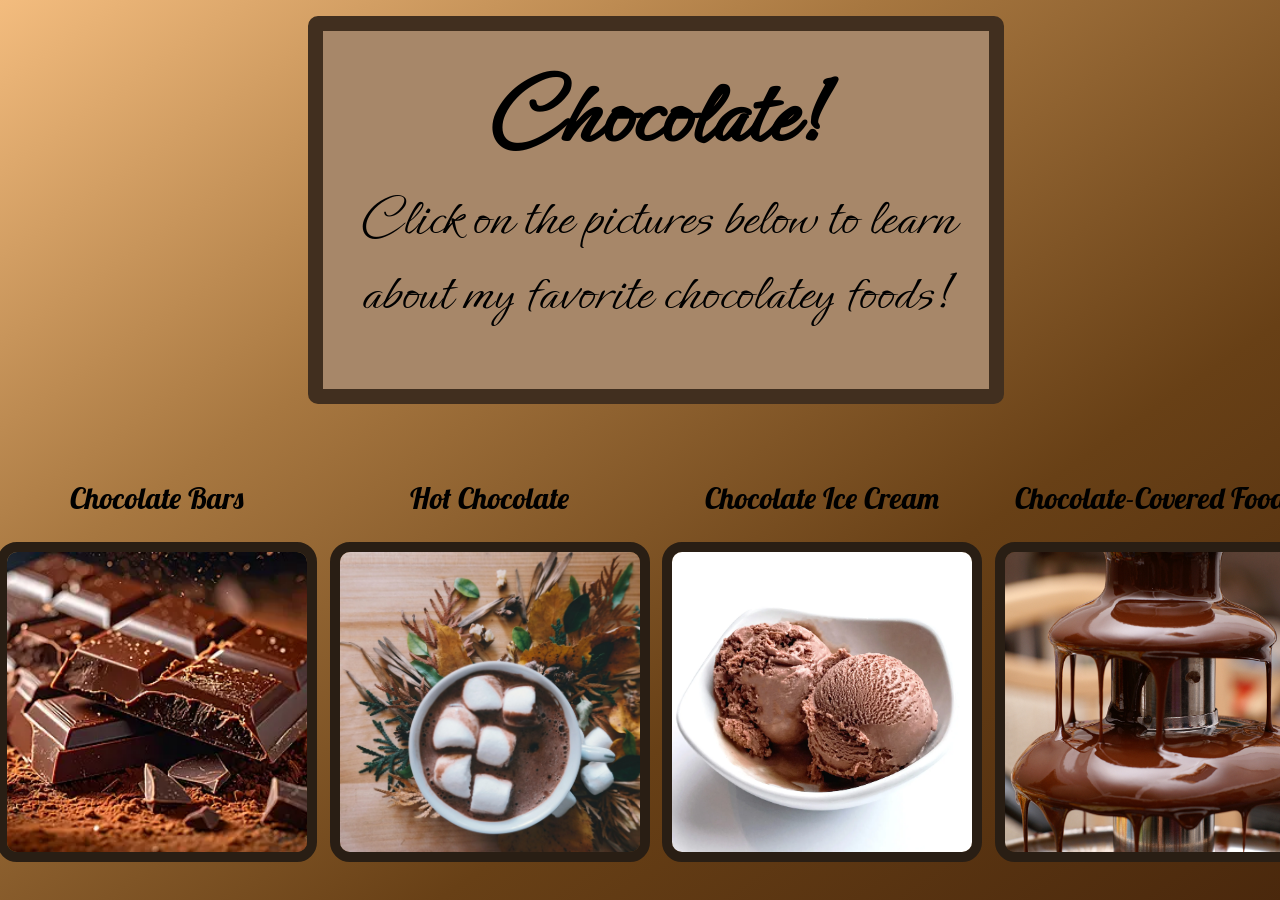
<file: index.html>
<!DOCTYPE html>
<html lang="en" dir="ltr">
  <head>
    <meta charset="utf-8">
    <title>Home Page</title> <!-- Website title (in browser tab)-->
    <link rel="stylesheet" href="master.css"> <!-- The link of the website-->
  </head>
  <body>
    <div class="container"> <!--Area of all viewable content on page-->
      <div class="main-title"> <!--Main title/subcaption text area-->
        <h1>Chocolate!</h1>
        <h3>Click on the pictures below to learn about my favorite chocolatey foods! </h3>
      </div>
      <div class="row"> <!--Row of 4 link-pictures, or the 4 main categories on the main page.-->
        <div class="column"> <!-- Column 1: Chocolate Bars link-picture-->
          <h2 class="menu-title">Chocolate Bars</h2>
          <a href="chocolatebars.html">
            <img class="square-image" src="chocolate bar.webp" alt="chocolate bar">
          </a>
        </div>
        <div class="column"> <!-- Column 2: Hot Chocolate link-picture-->
          <h2 class="menu-title">Hot Chocolate</h2>
          <a href="hotchocolate.html">
            <img class="square-image" src="hot chocolate.jpg" alt="hot chocolate">
          </a>
        </div>
        <div class="column"> <!-- Column 3: Chocolate Ice Cream link-picture-->
          <h2 class="menu-title">Chocolate Ice Cream</h2>
          <a href="chocolateicecream.html">
            <img class="square-image" src="chocolate ice cream.webp" alt="chocolate ice cream">
          </a>
        </div>
        <div class="column"> <!-- Column 4: Pic of Chocolate-Covered Foods link-picture-->
          <h2 class="menu-title">Chocolate-Covered Foods</h2>
          <a href="chocolatecoveredfoods.html">
            <img class="square-image" src="chocolate fountain.jpg" alt="chocolate fountain">
          </a>
        </div>
      </div>
    </div>
  </body>
</html>
</file>
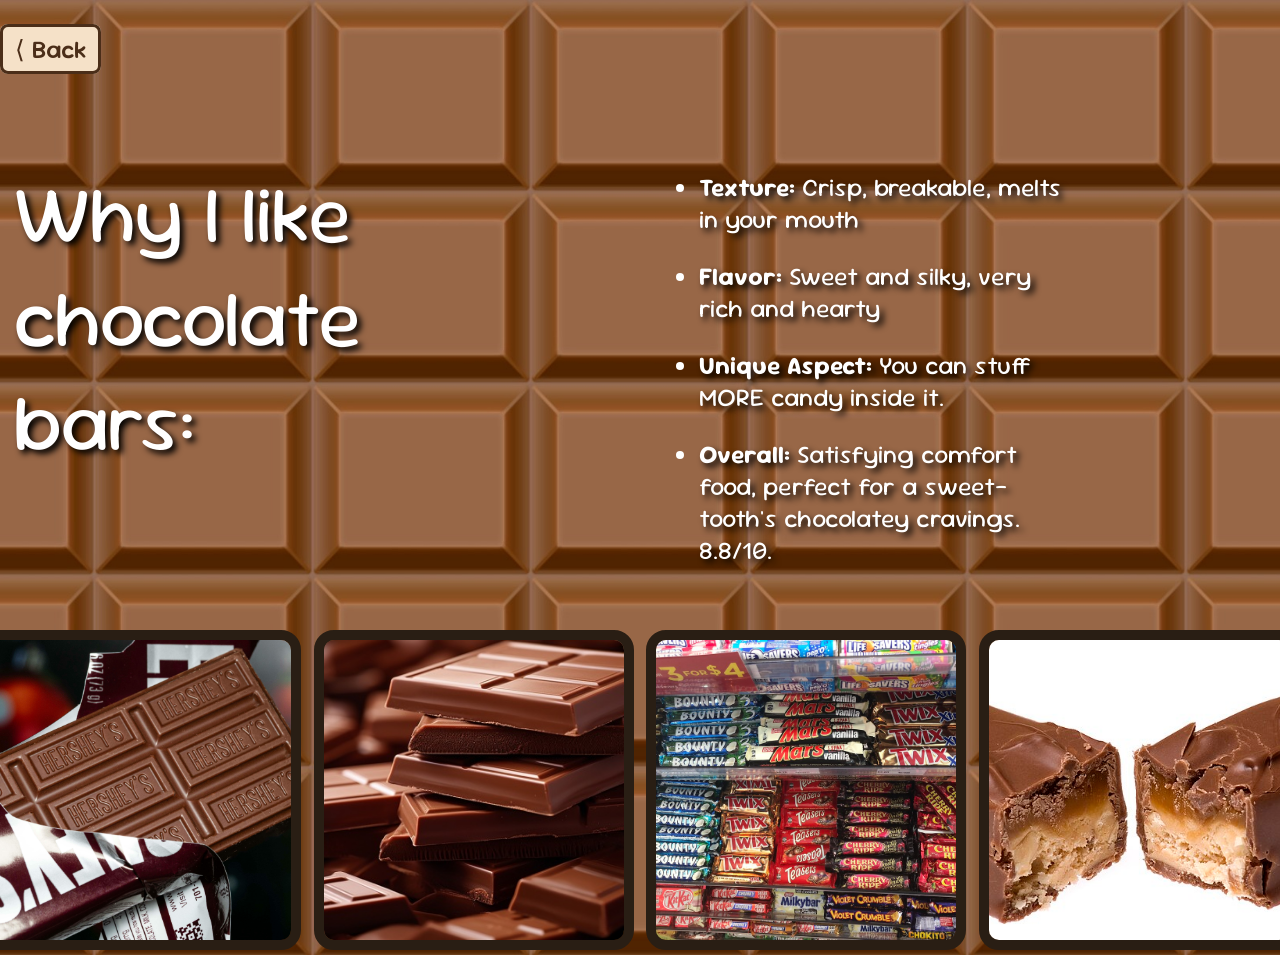
<file: chocolatebars.html>
<!DOCTYPE html>
<html lang="en" dir="ltr">
  <head>
    <meta charset="utf-8">
    <title>Chocolate Bars: What's Good?</title>
    <link rel="stylesheet" href="master.css">
  </head>
  <body class="webpage" id="chocbarpage">
    <h3><a href="index.html">⟨ Back</a></h3>
    <div class="row">
      <div class="big-col">
        <h1 class="page-titles">Why I like chocolate bars:</h1>
      </div>
      <div class="big-col">
        <ul>
          <li><span class="bold-word">Texture:</span> Crisp, breakable, melts in your mouth</li>
          <li><span class="bold-word">Flavor:</span> Sweet and silky, very rich and hearty</li>
          <li><span class="bold-word">Unique Aspect:</span> You can stuff MORE candy inside it.</li>
          <li><span class="bold-word">Overall:</span> Satisfying comfort food, perfect for a sweet-tooth's chocolatey cravings. 8.8/10. </li>
        </ul>
      </div>
    </div>
    <hr id="hr-1">
    <div class="row">
      <div class="column">
        <img class="square-image" src="hersheys.jpeg" alt="hersheys bar">
      </div>
      <div class="column">
        <img class="square-image" src="chocolate stacked.jpg" alt="stacked chocolate bars">
      </div>
      <div class="column">
        <img class="square-image" src="chocolate bars wrapped.jpg" alt="candy bars on shelf">
      </div>
      <div class="column">
        <img class="square-image" src="split choc bar.jpg" alt="chocolate bar halves">
      </div>
    </div>
  </body>
</html>
</file>
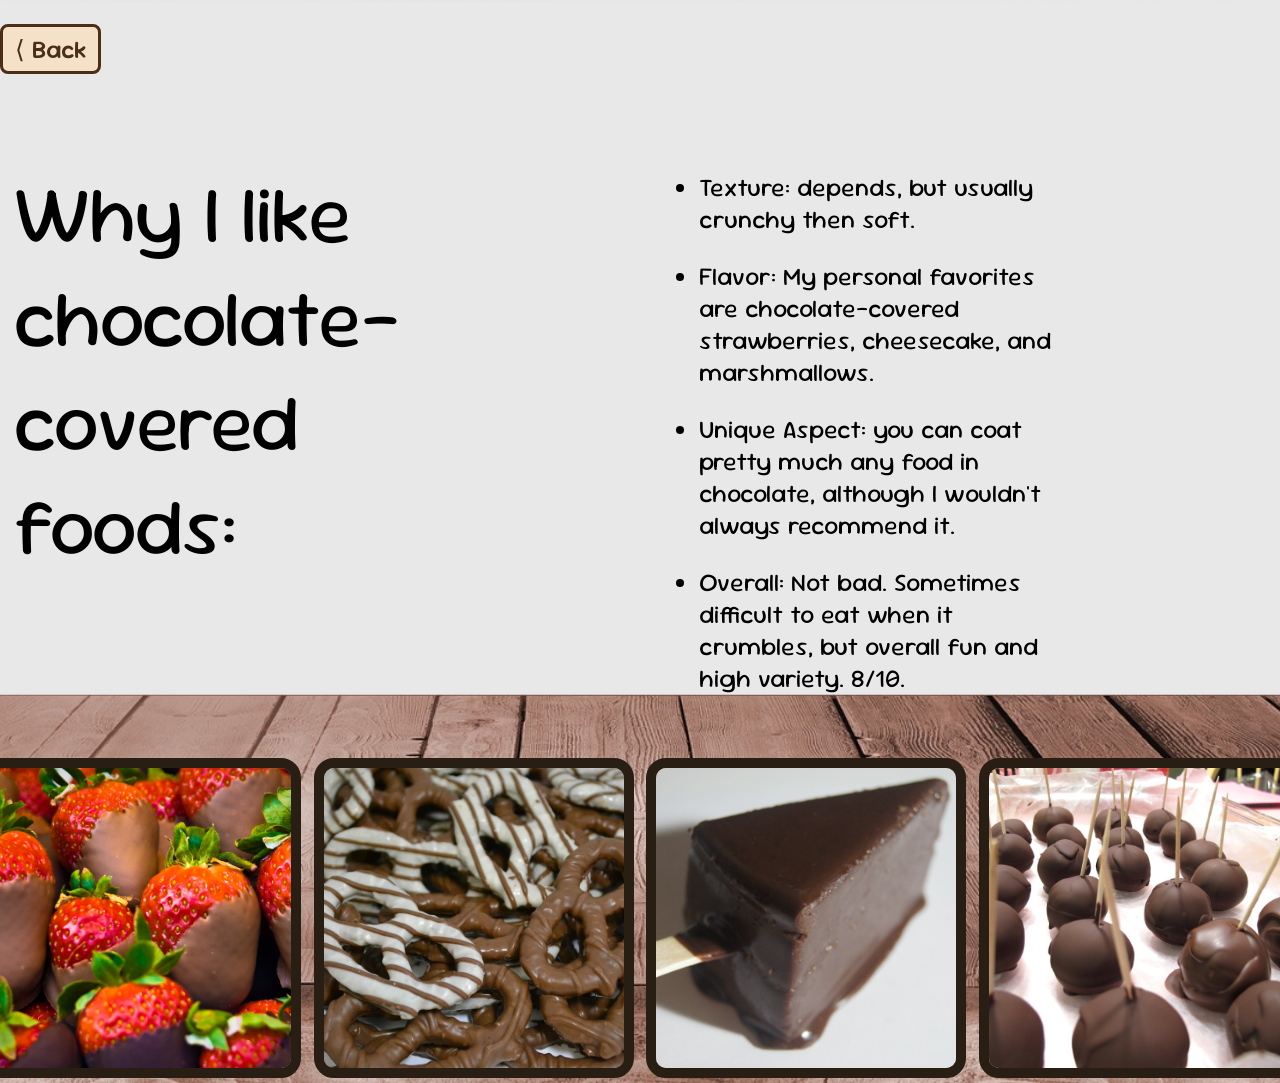
<file: chocolatecoveredfoods.html>
<!DOCTYPE html>
<html lang="en" dir="ltr">
  <head>
    <meta charset="utf-8">
    <title>Chocolate-Covered Foods: Yum</title>
    <link rel="stylesheet" href="master.css">
  </head>
  <body class="webpage" id="chocfoodspage">
    <h3><a href="index.html">⟨ Back</a></h3>
    <div class="row">
      <div class="big-col">
        <h1 class="page-titles">Why I like chocolate- covered foods:</h1>
      </div>
      <div class="big-col">
        <ul>
          <li>Texture: depends, but usually crunchy then soft. </li>
          <li>Flavor: My personal favorites are chocolate-covered strawberries, cheesecake, and marshmallows.</li>
          <li>Unique Aspect: you can coat pretty much any food in chocolate, although I wouldn't always recommend it. </li>
          <li>Overall: Not bad. Sometimes difficult to eat when it crumbles, but overall fun and high variety. 8/10. </li>
        </ul>
      </div>
    </div>
    <hr id="hr-1">
    <div class="row">
      <div class="column">
        <img class="square-image" src="choc straws.jpg" alt="chocolate covered strawberries">
      </div>
      <div class="column">
        <img class="square-image" src="choc pretzels.webp" alt="chocolate covered pretzels">
      </div>
      <div class="column">
        <img class="square-image" src="choc cheesecake.jpg" alt="chocolate covered cheesecake">
      </div>
      <div class="column">
        <img class="square-image" src="choc cake bites.jpg" alt="chocolate covered cake pops">
      </div>
    </div>
  </body>
</html>
</file>
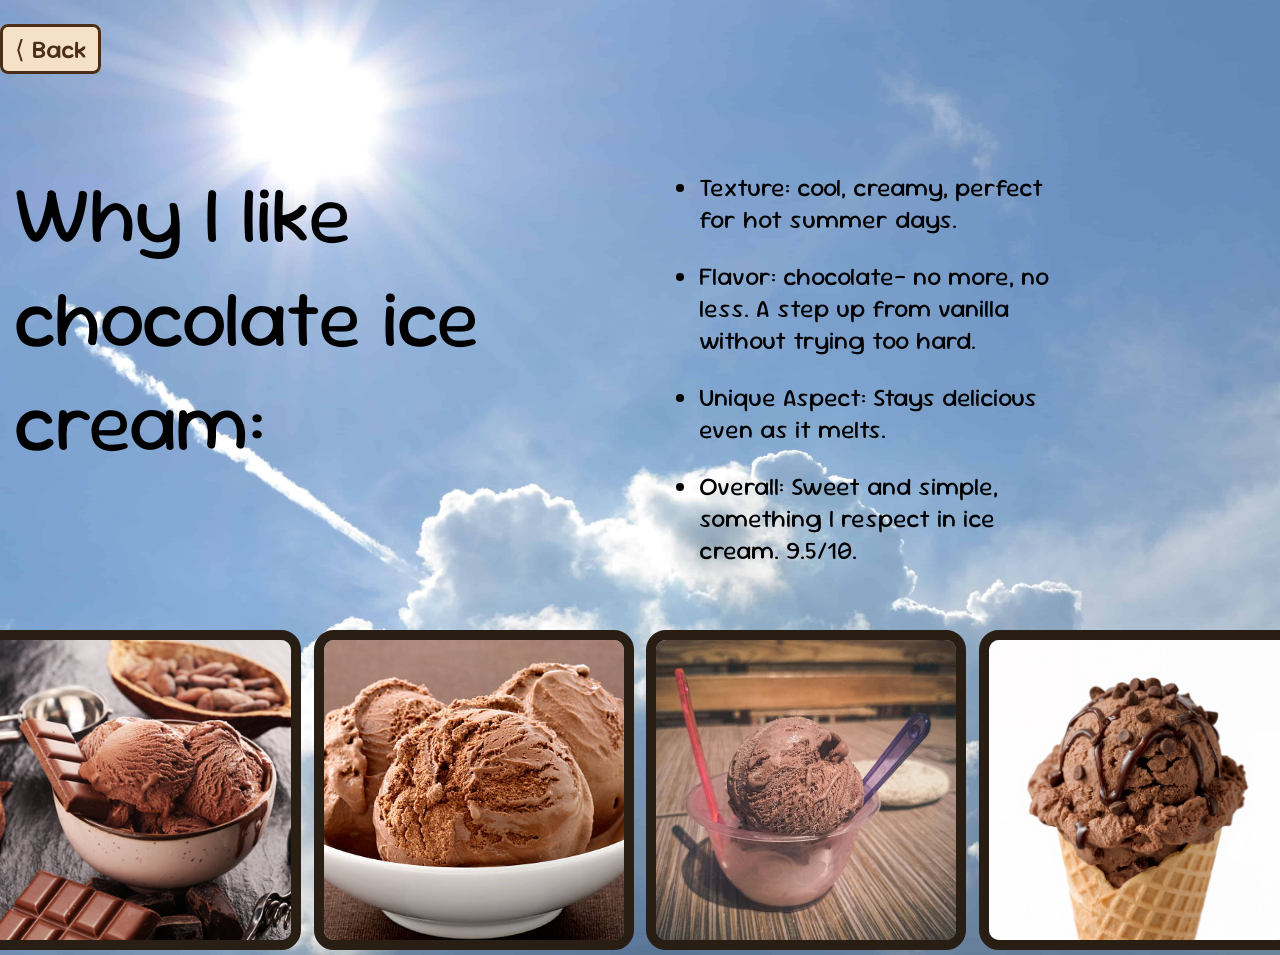
<file: chocolateicecream.html>
<!DOCTYPE html>
<html lang="en" dir="ltr">
  <head>
    <meta charset="utf-8">
    <title>Chocolate Ice Cream: Chill Pick</title>
    <link rel="stylesheet" href="master.css">
  </head>
  <body class="webpage" id="chocicepage">
    <h3><a href="index.html">⟨ Back</a></h3>
    <div class="row">
      <div class="big-col">
        <h1 class="page-titles">Why I like chocolate ice cream:</h1>
      </div>
      <div class="big-col">
        <ul>
          <li>Texture: cool, creamy, perfect for hot summer days. </li>
          <li>Flavor: chocolate- no more, no less. A step up from vanilla without trying too hard. </li>
          <li>Unique Aspect: Stays delicious even as it melts. </li>
          <li>Overall: Sweet and simple, something I respect in ice cream. 9.5/10. </li>
        </ul>
      </div>
    </div>
    <hr id="hr-1">
    <div class="row">
      <div class="column">
        <img class="square-image" src="choc with cacao.jpg" alt="chocolate scoops with cacao and scoopers">
      </div>
      <div class="column">
        <img class="square-image" src="choc bowl.jpg" alt="chocolate scoops zoomed in">
      </div>
      <div class="column">
        <img class="square-image" src="summer scoop.jpg" alt="summer scoop with spoons">
      </div>
      <div class="column">
        <img class="square-image" src="chips and drizzle.png" alt="cone with chips/drizzle">
      </div>
    </div>
  </body>
</html>
</file>
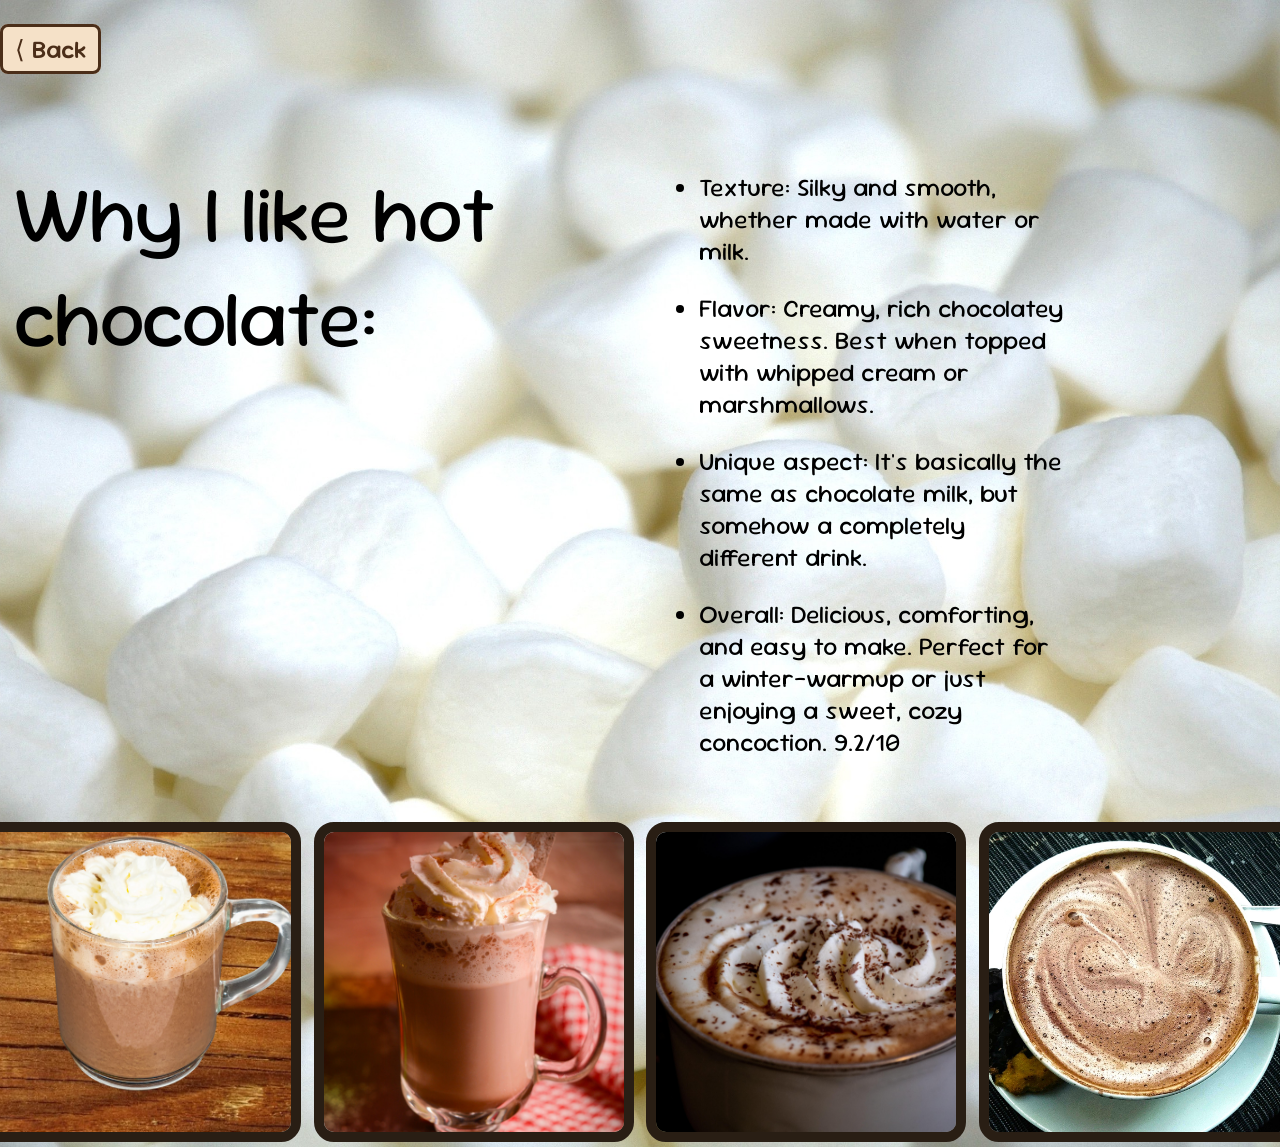
<file: hotchocolate.html>
<!DOCTYPE html>
<html lang="en" dir="ltr">
  <head>
    <meta charset="utf-8">
    <title>Hot Chocolate: The Hype</title>
    <link rel="stylesheet" href="master.css">
  </head>
 <body class="webpage" id="hotchocpage">
    <h3><a href="index.html">⟨ Back</a></h3>
    <div class="row">
      <div class="big-col">
        <h1 class="page-titles">Why I like hot chocolate:</h1>
      </div>
      <div class="big-col">
        <ul>
          <li>Texture: Silky and smooth, whether made with water or milk. </li>
          <li>Flavor: Creamy, rich chocolatey sweetness. Best when topped with whipped cream or marshmallows. </li>
          <li> Unique aspect: It's basically the same as chocolate milk, but somehow a completely different drink. </li>
          <li>Overall: Delicious, comforting, and easy to make. Perfect for a winter-warmup or just enjoying a sweet, cozy concoction. 9.2/10 </li>
        </ul>
      </div>
    </div>
    <hr id="hr-1">
    <div class="row">
      <div class="column">
        <img class="square-image" src="hc simple table brown.png" alt="glass mug hot choc black background">
      </div>
      <div class="column">
        <img class="square-image" src="hot choc tall glass.jpg" alt="tall glass of hot chocolate">

      </div>
      <div class="column">
        <img class="square-image" src="hot choc sprink.jpg" alt="hot chocolate sprinkled whip">
      </div>
      <div class="column">
        <img class="square-image" src="hot choc.jpg" alt="hot chocolate milky">
      </div>
    </div>
  </body>
</html>
</file>
<file: master.css>
@import url('https://fonts.googleapis.com/css2?family=Sour+Gummy:ital,wght@0,100..900;1,100..900&display=swap'); /* Sour Gummy font for subpages*/
@import url('https://fonts.googleapis.com/css2?family=Lobster&family=Sour+Gummy:ital,wght@0,100..900;1,100..900&display=swap'); /*Lobster font for link-picture titles on mainpage*/
@import url('https://fonts.googleapis.com/css2?family=Ephesis&family=Lobster&family=Sour+Gummy:ital,wght@0,100..900;1,100..900&display=swap'); /*Ephesis font for Chocolate! title on mainpage*/

body { /*Default font of all text on website (unless overridden)*/
  font-family: "Sour Gummy", sans-serif;
  font-optical-sizing: auto;
  font-weight: 400;
  font-style: normal;
  font-variation-settings: "wdth" 100;
  margin: 0;
  padding: 0;
    overflow-x: hidden; /*removes hidden horizontal overflow*/
}

.container { /*website background*/
  width: 100%;
  margin: auto;
  padding: 1em; /*extra padding*/
  background: linear-gradient(to bottom right, #f3bc7e, #a77740, #684016, #49270c); /*website background color (gradient)*/
  min-height: calc(100vh - 2em); /*removes extra padding to remove extra scroll space*/
}

.row { /*style of the row of food pictures on each page*/
  display: flex;
  justify-content: center;
  gap: 1%;
}

.column { /*style of each invisible column on page*/
  flex: 20%; /*each column takes up about 20% of the row*/

  text-align: center;
}

.square-image { /* Style of boxes of link-pictures */
  width: 300px;
  height: 300px;
  object-fit: cover;
  border-radius: 20px;
  border: 10px solid rgb(41, 30, 20);
}

.big-col { /*Lists of bullet points ("Texture", "Flavor", etc.)*/
  flex: 40%;
  margin: 1%;
  font-size: 25px;
}

li { /*spacing between list of bullet points*/
    margin-bottom: 25px;
    margin-right: 200px;
}

.webpage { /*color of each subpage*/
  background-color: #b8a289;
}

.menu-title { /*Style of each title of link-picture*/
  font-family: "Lobster", sans-serif;
  font-weight: 400;
  font-style: normal;
  font-optical-sizing: auto;
  font-size: 30px;
  font-variation-settings: "wdth" 100;
  text-align: center;
}

.main-title { /* Style of main title/subcaption and its bordered box, center top of main page*/
  background-color: rgb(167, 135, 105);
  width: 52%;
  margin: 0 auto 1em auto;
  border: 15px solid rgb(65, 47, 31);
  border-radius: 10px;
  font-family: "Ephesis", cursive;
  font-weight: 400;
  font-style: normal;
  font-size: 50px;
  text-align: center;
}

h1 { /*Custom margin of "Chocolate!" main title (not the subcaption)*/
  margin-top: 0.2em;  
  margin-bottom: 0;
}

h3 a { /*Customizing "Back" button*/
  font-weight: 500;
  font-size: 25px;
  text-decoration: none;

  background-color: #f5e1c8;   /* box color */
  color: #4b2e19; /*"Back" text color */
  padding: 6px 12px; /*space inside box */
  border-radius: 8px; /*rounds the box corners*/
  text-shadow: none;
  border-color: #4b2e19; /*color of box border*/
  border-width: 3px;
  border-style: solid;

}

h3 {
  margin-top: 0;
  font-weight: 500;
  font-size: 58px;
}

.page-titles { /*On each subpage- "Why I like __" titles*/
  font-size: 80px;
  font-weight: 400;
  width: 80%;
}



#hr-1 { /*On each subpage- Gray divider line separating ranking description and food images*/
  width: 90%;
  border: none;
  height: 10px;
}

#chocbarpage { /*Chocolate Bar subpage- background custom*/
  background-image: url("squares.jpg");
  background-size: cover; /*image fills entire page*/
  background-repeat:no-repeat; /*prevents tiling*/
  background-position: center; /*centers image nicely*/
  color: white;
  text-shadow: 4px 4px 6px #000000;
}

#hotchocpage { /*Hot Chocolate subpage- background custom*/
  background-image: url("marsh.jpg");
  background-size: cover; /*image fills entire page*/
  background-repeat: no-repeat; /*prevents tiling*/
  background-position: center; /*centers image nicely*/
}

#chocicepage { /*Chocolate Ice Cream subpage- background custom*/
  background-image: url("blueskysun.jpg");
  background-size: cover; /*image fills entire page*/
  background-repeat: no-repeat; /*prevents tiling*/
  background-position: center; /*centers image nicely*/
}

#chocfoodspage { /*Chocolate-Covered Foods subpage- background custom*/
  background-image: url("tablegraybg.png");
  background-size: cover; /*image fills entire page*/
  background-repeat: no-repeat; /*prevents tiling*/
  background-position: center; /*centers image nicely*/
}

.bold-word { /*customizingt bold words in bullet points*/
  font-weight: bold;
}
</file>
